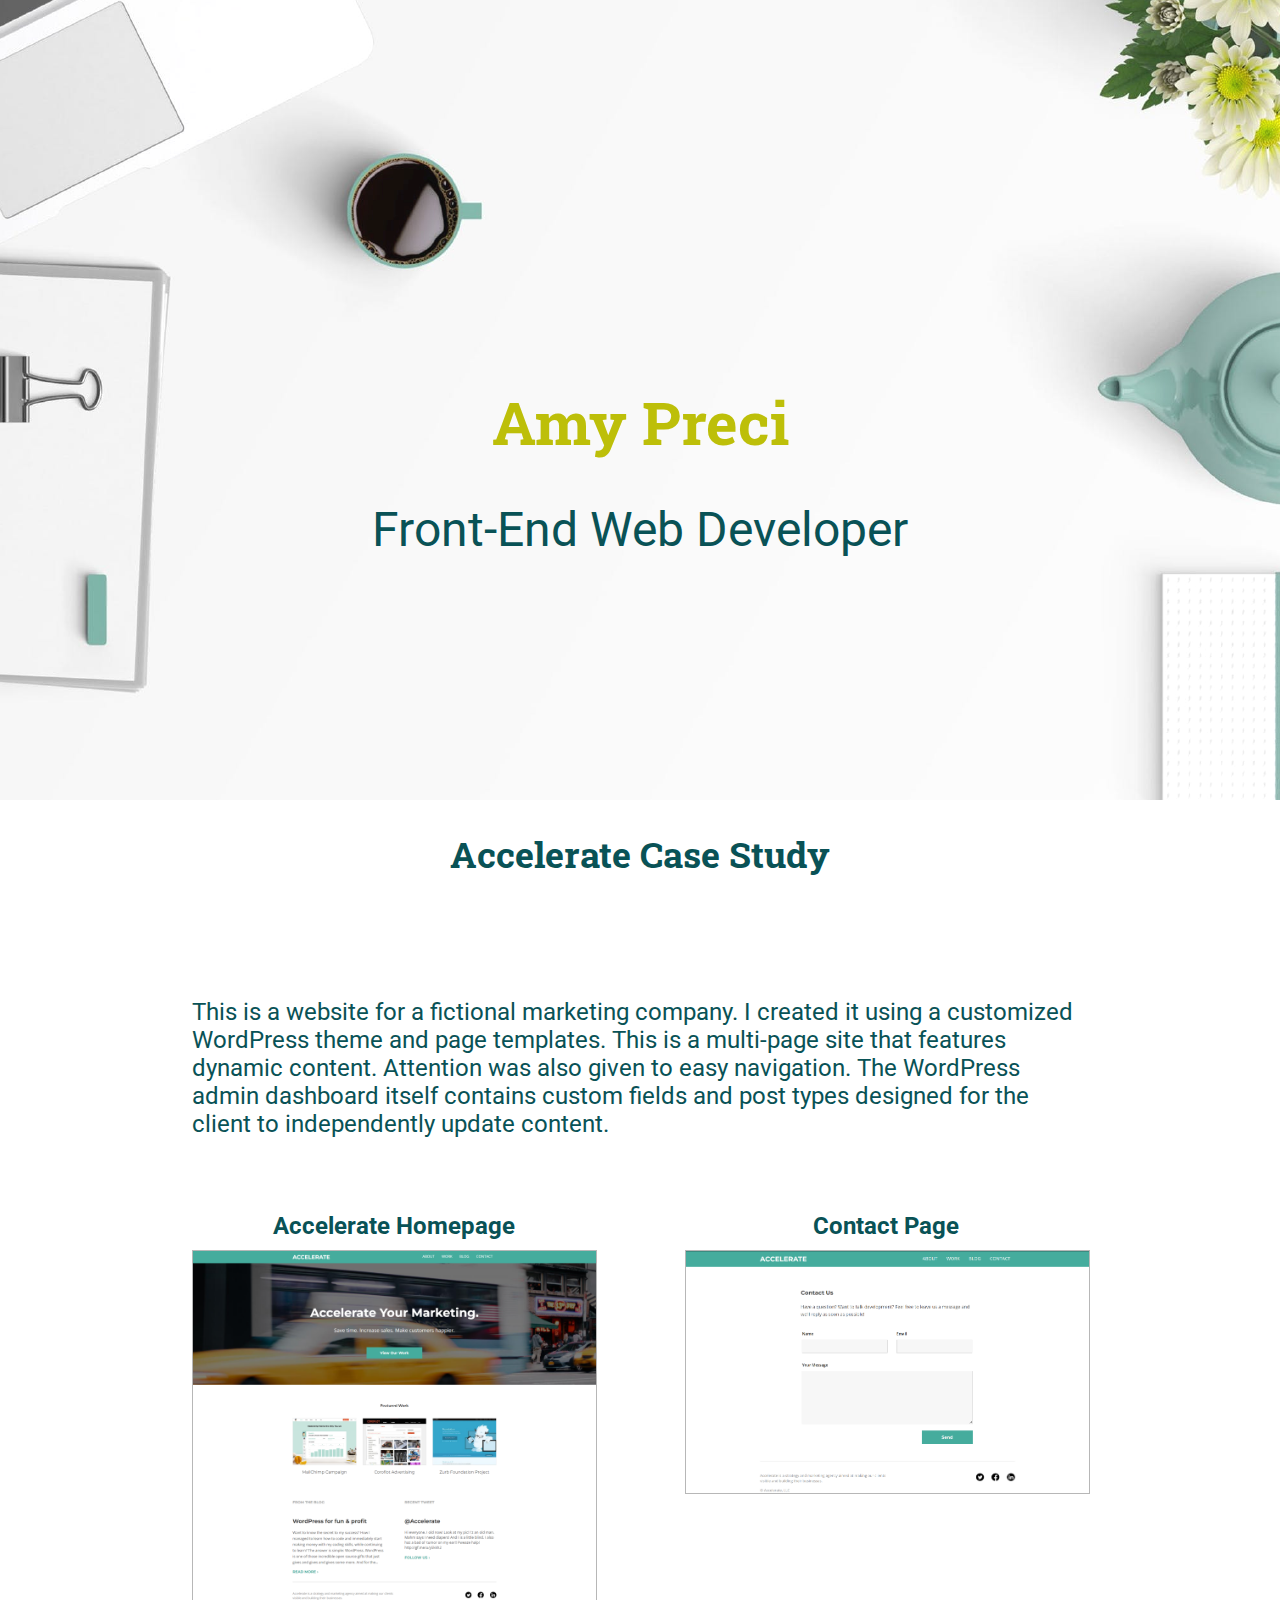
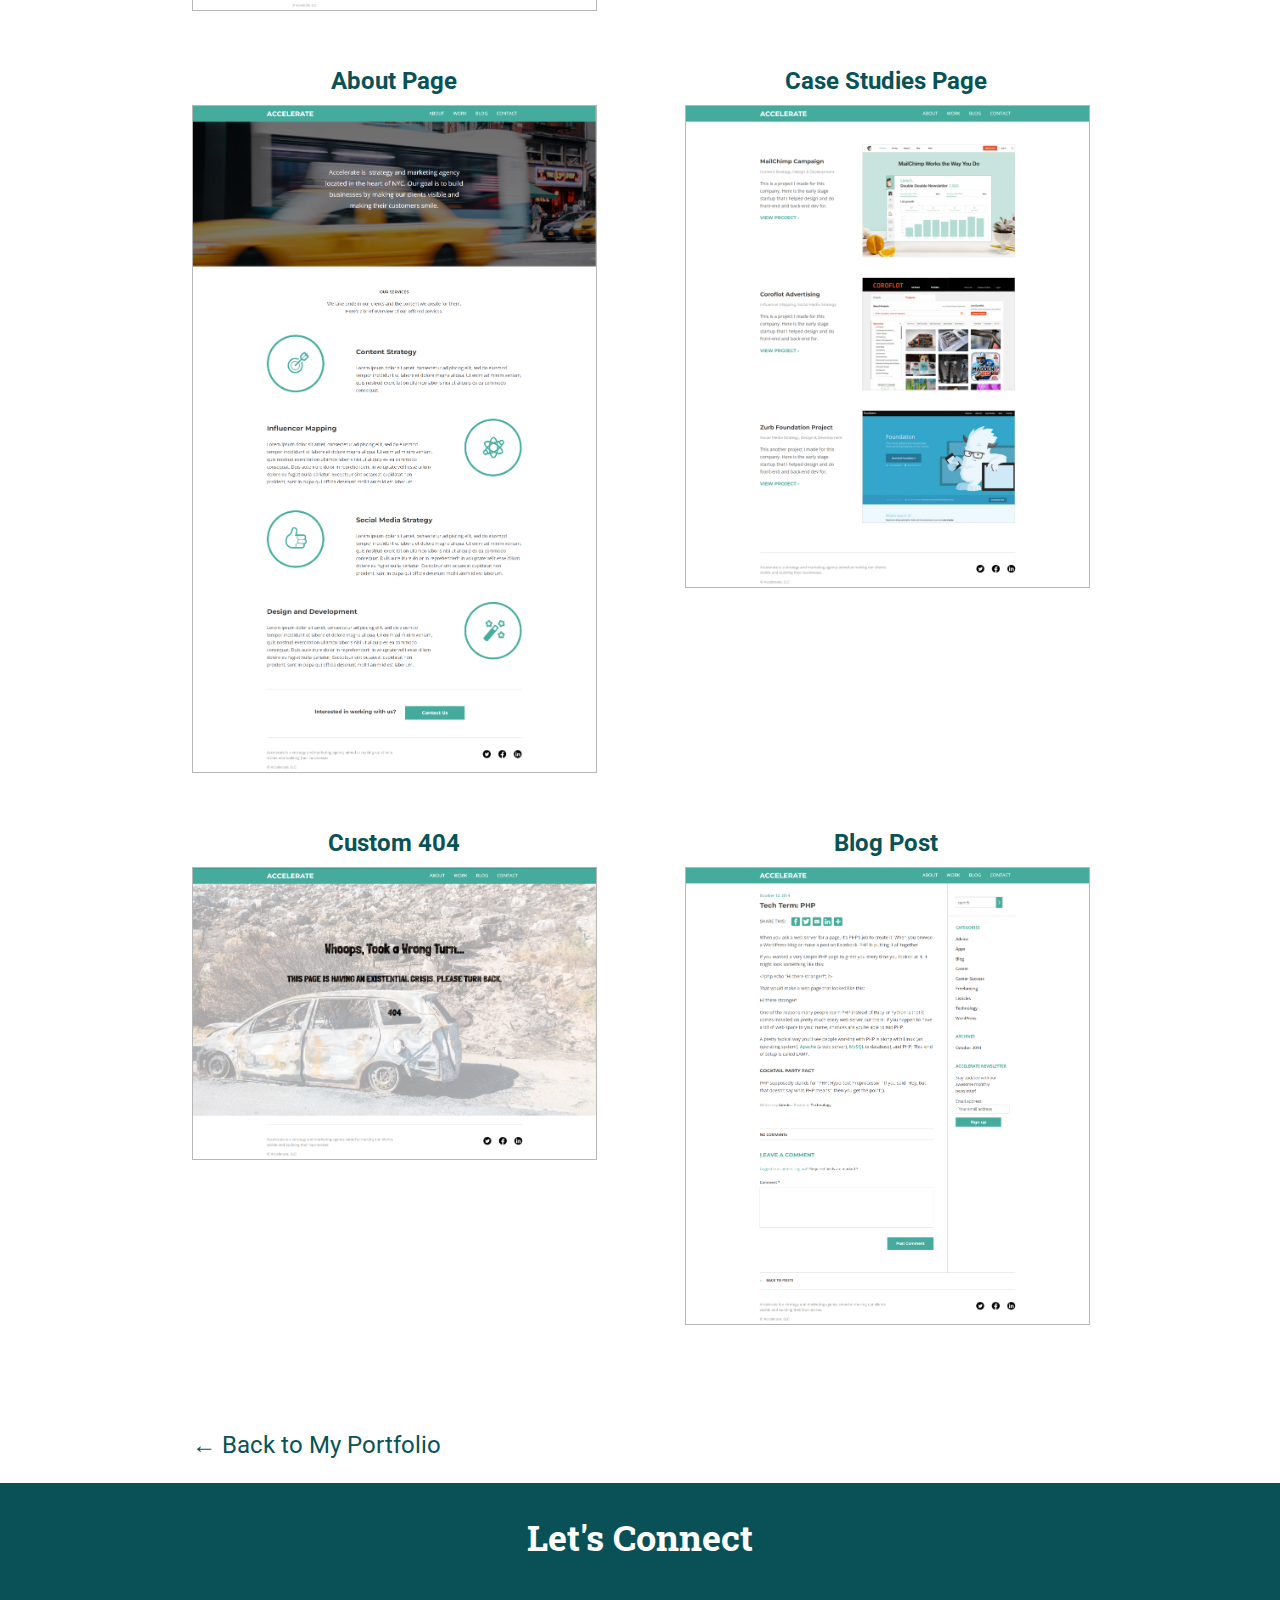
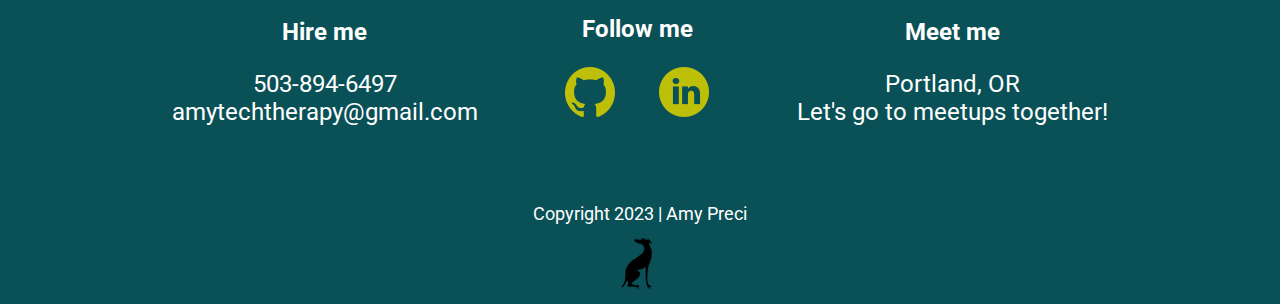
<file: accelerate-case/index.html>
<!doctype html>
<html class="no-js" lang="">

<head>
  <meta charset="utf-8">
  <title>Amy Preci | Case Study</title>
  <meta name="description" content="">
  <meta name="viewport" content="width=device-width, initial-scale=1">

  <meta property="og:title" content="">
  <meta property="og:type" content="">
  <meta property="og:url" content="">
  <meta property="og:image" content="">

  <link rel="manifest" href="site.webmanifest">
  <link rel="apple-touch-icon" href="icon.png">
  <!-- Place favicon.ico in the root directory -->

  <link rel="stylesheet" href="../css/normalize.css">
  <link rel="stylesheet" href="../css/main.css">

  <meta name="theme-color" content="#fafafa">

  <link href="https://fonts.googleapis.com/css2?family=Roboto:wght@400;700&display=swap" rel="stylesheet">
  <link href="https://fonts.googleapis.com/css2?family=Roboto+Slab:wght@700&display=swap" rel="stylesheet">
</head>

<body>

  <!-- Site Content -->
  <div class="container">
    <header>
        <section class="hero-area">
            <div class="content-wrapper">
                <div id="headline">
                    <h1>Amy Preci</h1>
                    <h2>Front-End Web Developer</h2>
                </div>
            </div>
        </section>  
    </header>

    <section class="work">
        <div class="content-wrapper" id="content-cases">
            <h2>Accelerate Case Study</h2>

            <div class="case-study-description">
                <p>This is a website for a fictional marketing company. I created it using a customized WordPress theme and page templates. This is a 
                    multi-page site that features dynamic content. Attention was also given to easy navigation.
                    The WordPress admin dashboard itself contains custom fields and post types designed for the client to independently update content.  
                </p>

            </div>

           
                <div class="case-items">
                    <div class="portfolio-image case-image">
                        <figcaption><span>Accelerate Homepage</span></figcaption>
                        <img src="../img/accelerate-homepage.png" alt="accelerate thumbnail">
                        
                    </div>

                    <div class="portfolio-image case-image">
                        <figcaption><span>Contact Page</span></figcaption>
                        <img src="../img/accelerate-contact.png" alt="accelerate thumbnail">
                        
                    </div>

                    <div class="portfolio-image case-image">
                        <figcaption><span>About Page</span></figcaption>
                        <img src="../img/accelerate-about.png" alt="accelerate thumbnail">
                        
                    </div>

                    <div class="portfolio-image case-image">
                        <figcaption><span>Case Studies Page</span></figcaption>
                        <img src="../img/accelerate-case-studies.png" alt="accelerate thumbnail">
                        
                    </div>

                    <div class="portfolio-image case-image">
                        <figcaption><span>Custom 404</span></figcaption>
                        <img src="../img/accelerate-not-found.png" alt="accelerate thumbnail">
                        
                    </div>

                    <div class="portfolio-image case-image">
                        <figcaption><span>Blog Post</span></figcaption>
                        <img src="../img/accelerate-blog-post.png" alt="accelerate thumbnail">
                        
                    </div>
                </div>
                <p><a href="../index.html">&leftarrow; Back to My Portfolio</a></p>
        </div>
    </section>
        
          

    <section class="contact">
        <div class="content-wrapper">
            <h2>Let's Connect</h2>

            <div class= "contact-content">
            
                <div class="contact-info">
                    <h3>Hire me</h3>
                    <p>503-894-6497<br>
                    amytechtherapy@gmail.com</p>
                </div>

                <div class="social-media">
                    <h3>Follow me</h3>
                       <div class="social-icons">
                            <p><a href="https://github.com/Amy-Pr" target="_blank"><img src="../img/github.png" alt="github"></a></p>
                            <p><a href="https://www.linkedin.com/in/amy-preci-developer" target="_blank"><img src="../img/linkedin.png" alt=linkedin></a></p>
                        </div> 
                </div>

                <div class="meet-me">
                    <h3>Meet me</h3>
                    <p>Portland, OR <br>
                    Let's go to meetups together!</p>
                </div>

            </div>
        </div>
    
        <div class="copyright">
            <p class="copyright">Copyright 2023 | Amy Preci</p>
         <div class= "icon">
            <img src="../img/greyhound_icon_one_hundred.png" alt="greyhound icon">
         </div>
        </div>
    </section>
</div>



</body>

</html>
</file>
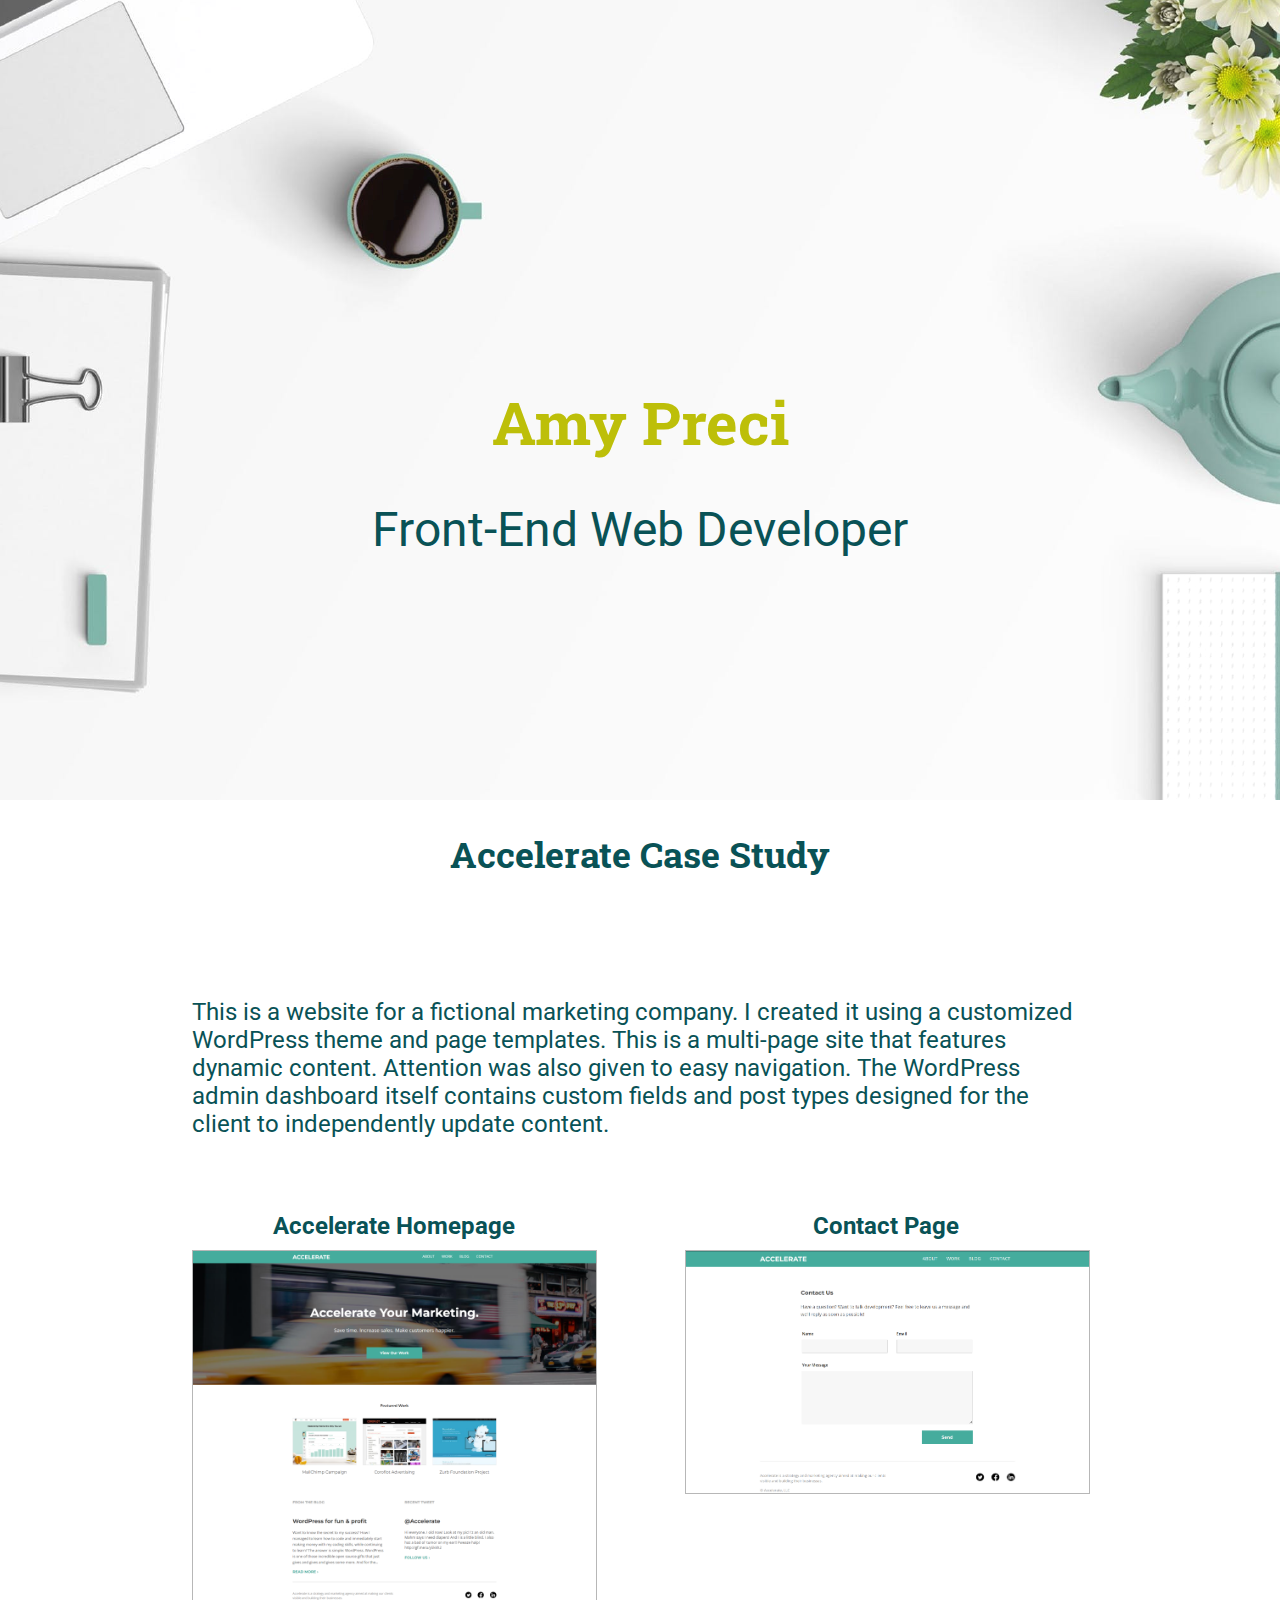
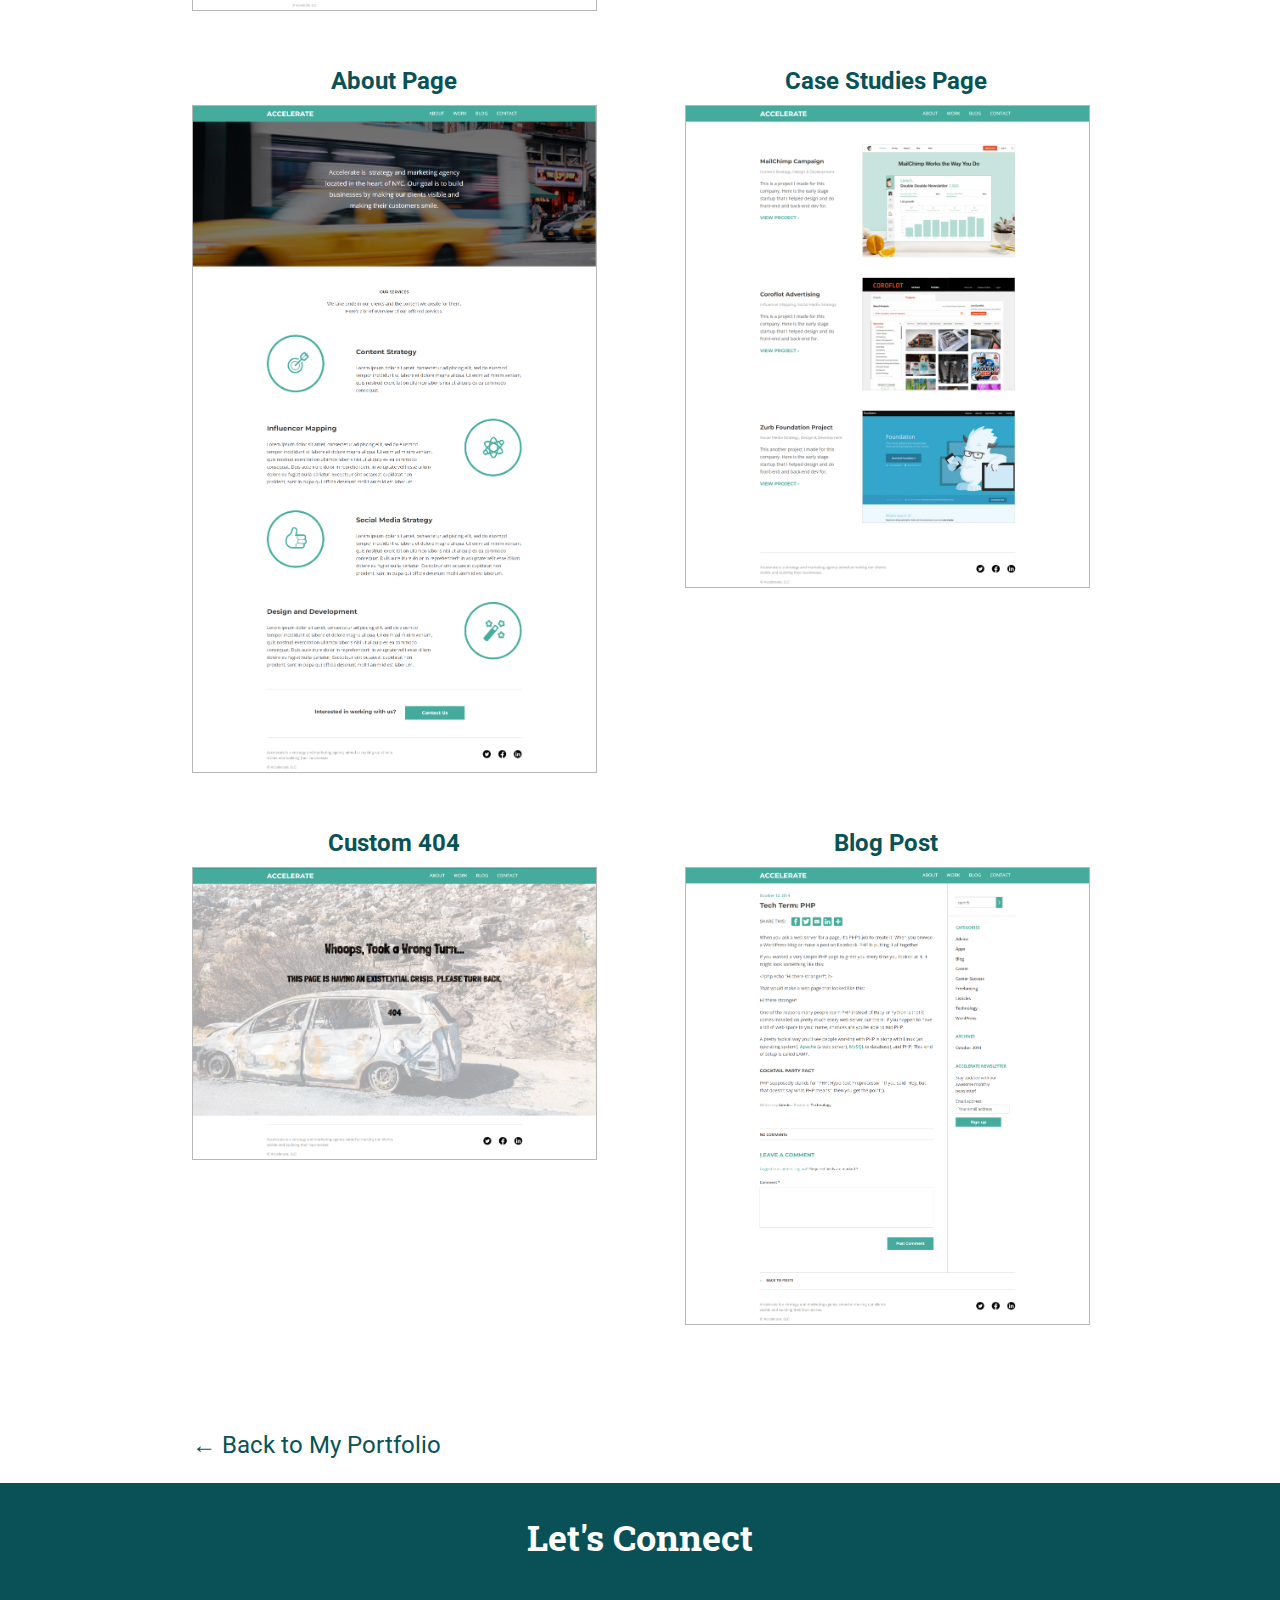
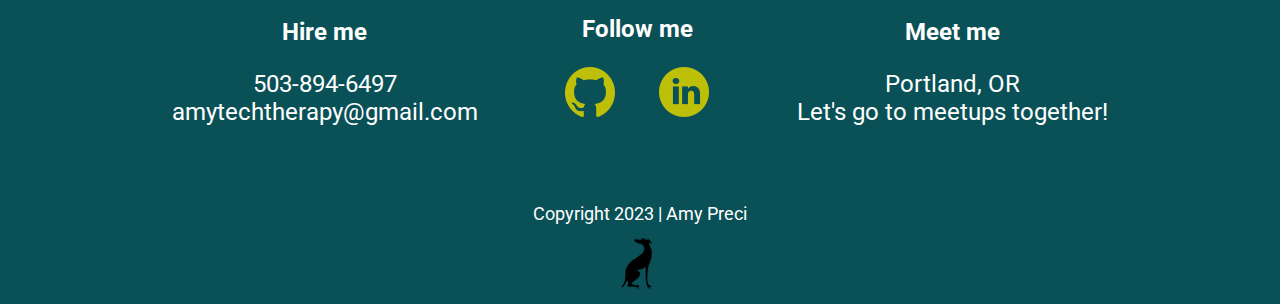
<file: accelerate-page.html>
<!doctype html>
<html class="no-js" lang="">

<head>
  <meta charset="utf-8">
  <title>Amy Preci | Case Study</title>
  <meta name="description" content="">
  <meta name="viewport" content="width=device-width, initial-scale=1">

  <meta property="og:title" content="">
  <meta property="og:type" content="">
  <meta property="og:url" content="">
  <meta property="og:image" content="">

  <link rel="manifest" href="site.webmanifest">
  <link rel="apple-touch-icon" href="icon.png">
  <!-- Place favicon.ico in the root directory -->

  <link rel="stylesheet" href="css/normalize.css">
  <link rel="stylesheet" href="css/main.css">

  <meta name="theme-color" content="#fafafa">

  <link href="https://fonts.googleapis.com/css2?family=Roboto:wght@400;700&display=swap" rel="stylesheet">
  <link href="https://fonts.googleapis.com/css2?family=Roboto+Slab:wght@700&display=swap" rel="stylesheet">
</head>

<body>

  <!-- Site Content -->
  <div class="container">
    <header>
        <section class="hero-area">
            <div class="content-wrapper">
                <div id="headline">
                    <h1>Amy Preci</h1>
                    <h2>Front-End Web Developer</h2>
                </div>
            </div>
        </section>  
    </header>

    <section class="work">
        <div class="content-wrapper" id="content-cases">
            <h2>Accelerate Case Study</h2>

            <div class="case-study-description">
                <p>This is a website for a fictional marketing company. I created it using a customized WordPress theme and page templates. This is a 
                    multi-page site that features dynamic content. Attention was also given to easy navigation.
                    The WordPress admin dashboard itself contains custom fields and post types designed for the client to independently update content.  
                </p>

            </div>

           
                <div class="case-items">
                    <div class="portfolio-image case-image">
                        <figcaption><span>Accelerate Homepage</span></figcaption>
                        <img src="img/accelerate-homepage.png" alt="accelerate thumbnail">
                        
                    </div>

                    <div class="portfolio-image case-image">
                        <figcaption><span>Contact Page</span></figcaption>
                        <img src="img/accelerate-contact.png" alt="accelerate thumbnail">
                        
                    </div>

                    <div class="portfolio-image case-image">
                        <figcaption><span>About Page</span></figcaption>
                        <img src="img/accelerate-about.png" alt="accelerate thumbnail">
                        
                    </div>

                    <div class="portfolio-image case-image">
                        <figcaption><span>Case Studies Page</span></figcaption>
                        <img src="img/accelerate-case-studies.png" alt="accelerate thumbnail">
                        
                    </div>

                    <div class="portfolio-image case-image">
                        <figcaption><span>Custom 404</span></figcaption>
                        <img src="img/accelerate-not-found.png" alt="accelerate thumbnail">
                        
                    </div>

                    <div class="portfolio-image case-image">
                        <figcaption><span>Blog Post</span></figcaption>
                        <img src="img/accelerate-blog-post.png" alt="accelerate thumbnail">
                        
                    </div>
                </div>
                <p><a href="index.html">&leftarrow; Back to My Portfolio</a></p>
        </div>
    </section>
        
          

    <section class="contact">
        <div class="content-wrapper">
            <h2>Let's Connect</h2>

            <div class= "contact-content">
            
                <div class="contact-info">
                    <h3>Hire me</h3>
                    <p>503-894-6497<br>
                    amytechtherapy@gmail.com</p>
                </div>

                <div class="social-media">
                    <h3>Follow me</h3>
                       <div class="social-icons">
                            <p><a href="https://github.com/Amy-Pr" target="_blank"><img src="img/github.png" alt="github"></a></p>
                            <p><a href="https://www.linkedin.com/in/amy-preci-developer" target="_blank"><img src="img/linkedin.png" alt=linkedin></a></p>
                        </div> 
                </div>

                <div class="meet-me">
                    <h3>Meet me</h3>
                    <p>Portland, OR <br>
                    Let's go to meetups together!</p>
                </div>

            </div>
        </div>
    
        <div class="copyright">
            <p class="copyright">Copyright 2023 | Amy Preci</p>
         <div class= "icon">
            <img src="img/greyhound_icon_one_hundred.png" alt="greyhound icon">
         </div>
        </div>
    </section>
</div>



<!---Stuff from boilerplate-->

</body>

</html>
</file>
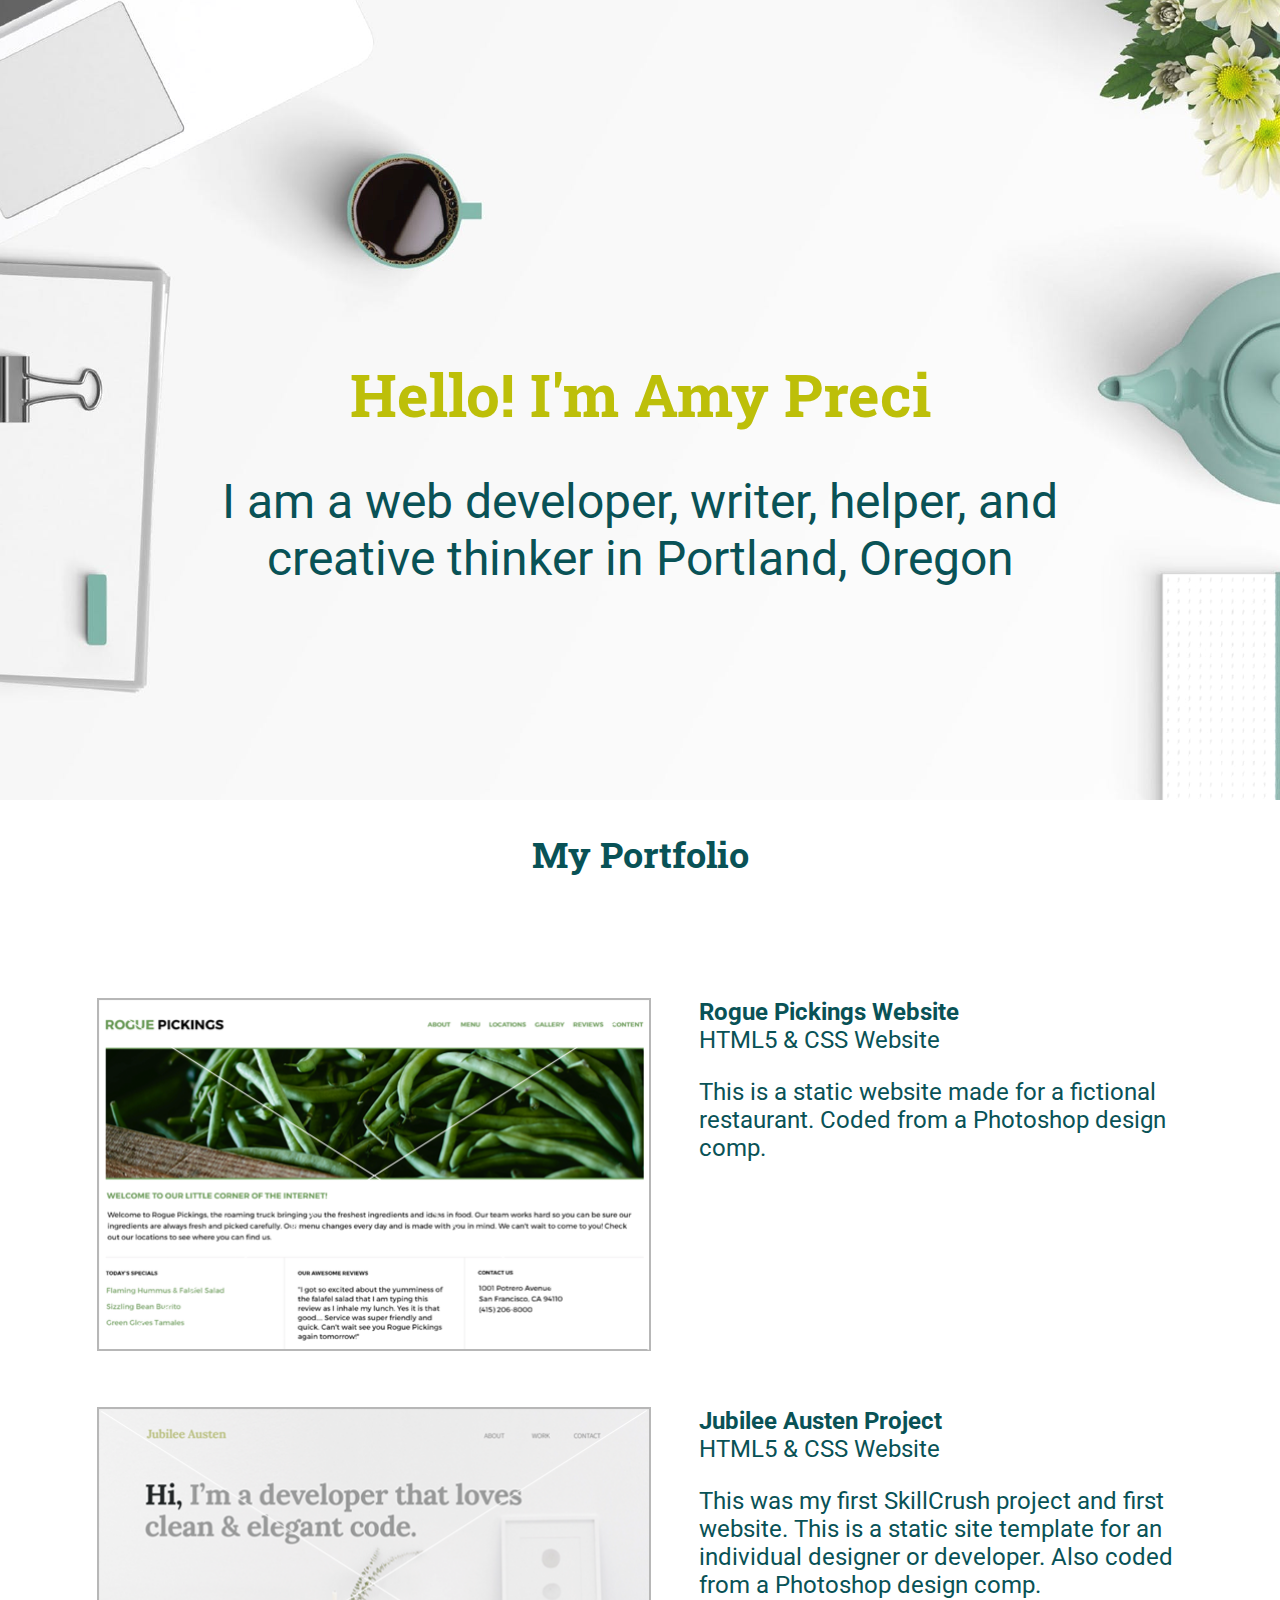
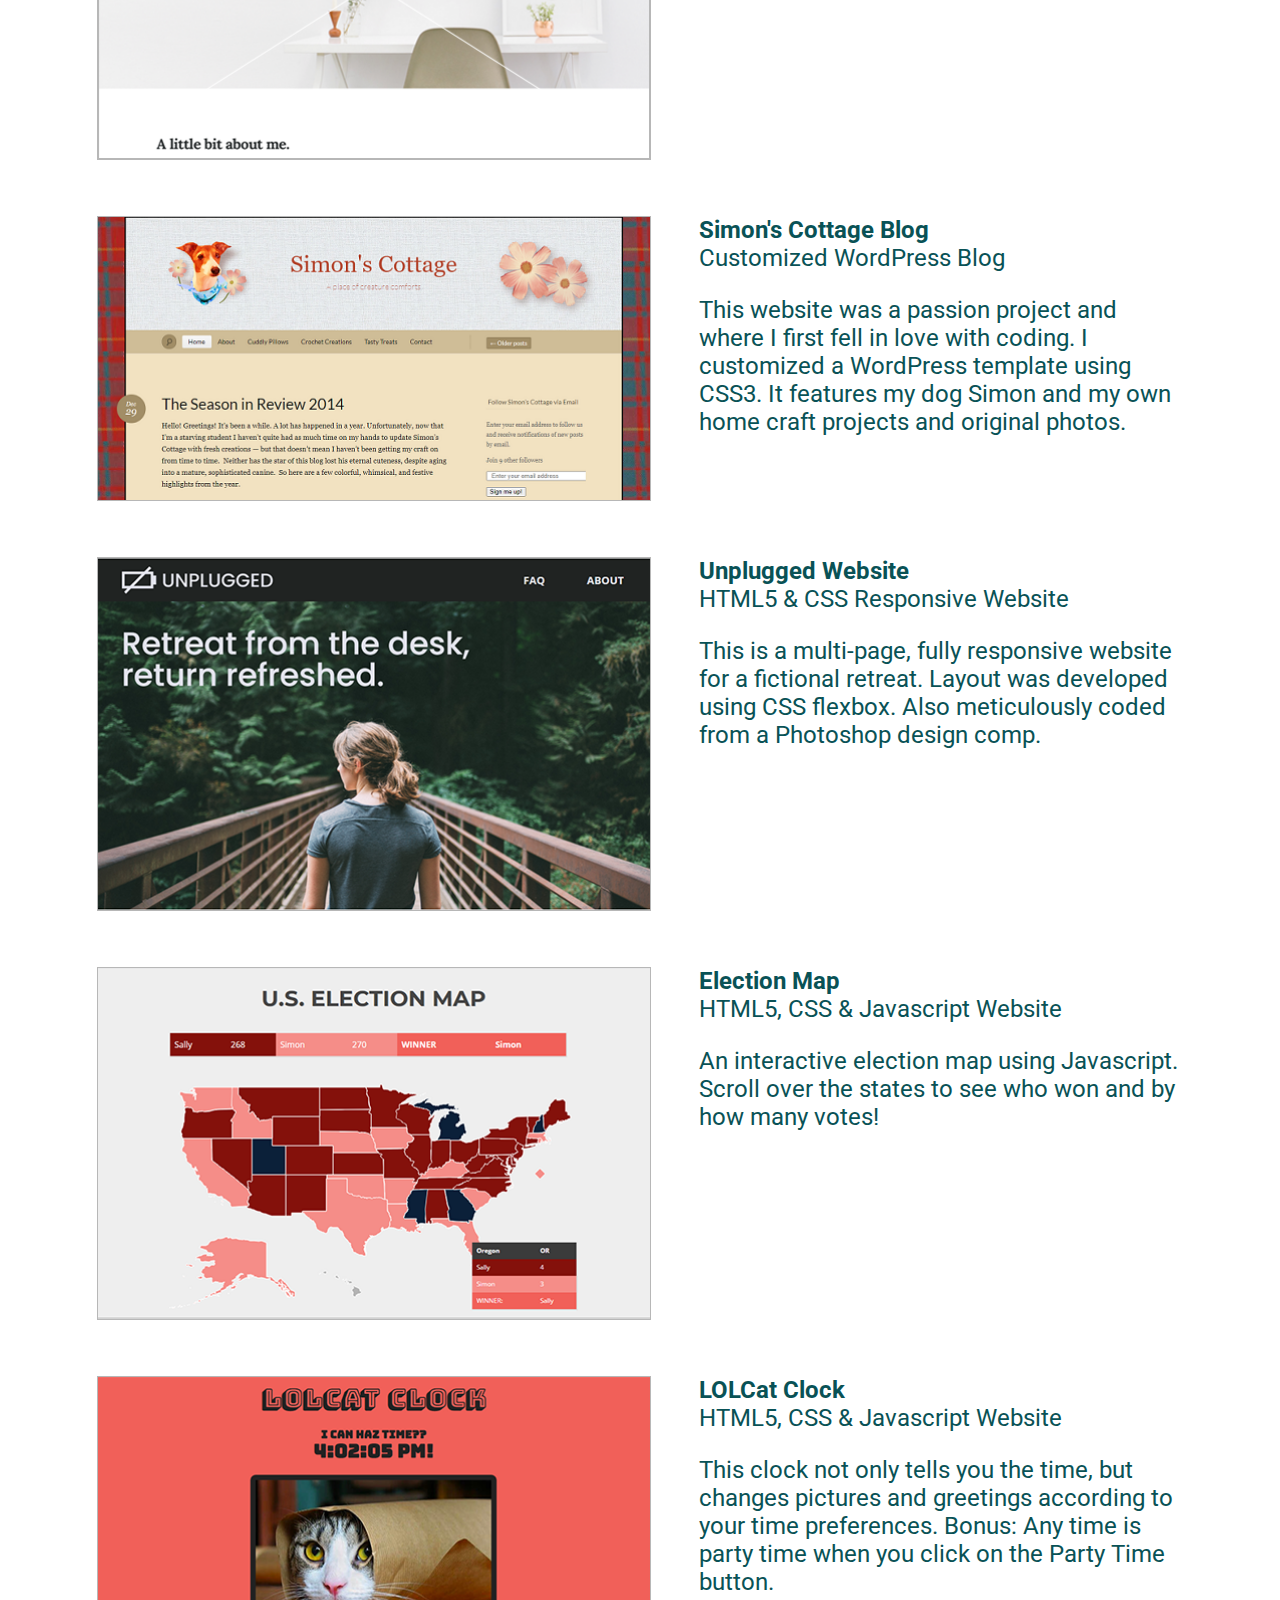
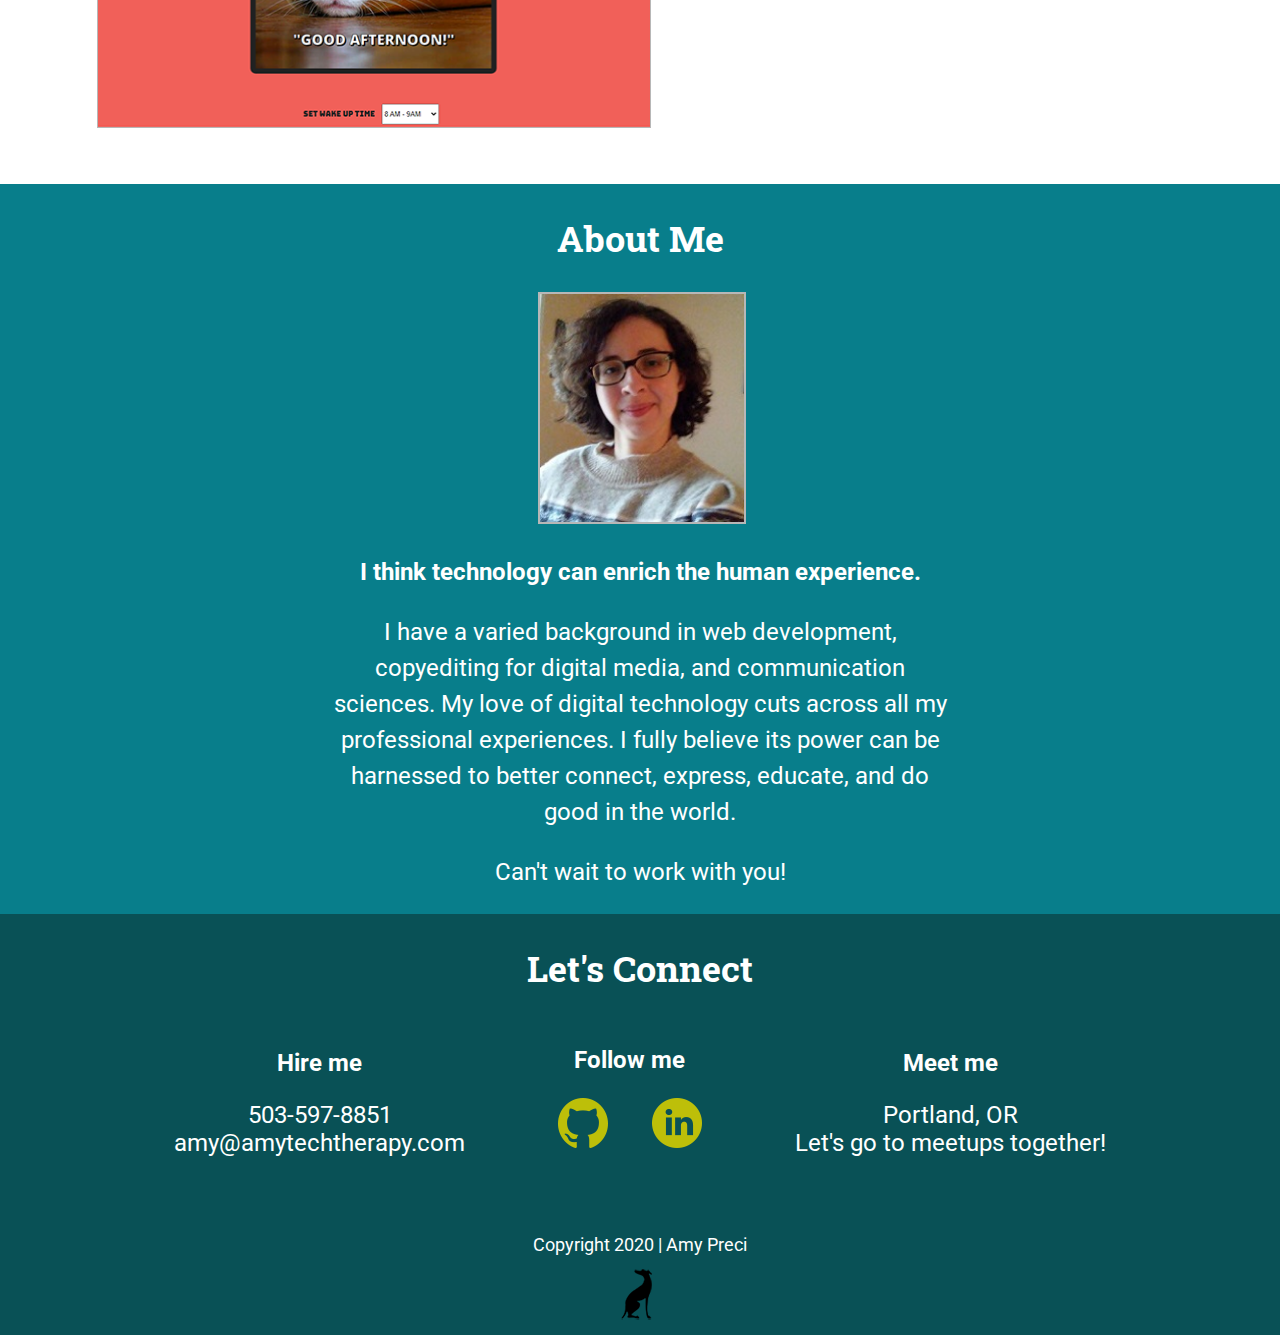
<file: index-old.html>
<!doctype html>
<html lang="en">
    <head>
        <meta charset="utf-8">
        <title>Amy Preci | Responsive Portfolio</title>
        <link rel="stylesheet" href="css/normalize.css">
        <link rel="stylesheet" href="css/main.css">
        <link href="https://fonts.googleapis.com/css2?family=Roboto:wght@400;700&display=swap" rel="stylesheet">
        <link href="https://fonts.googleapis.com/css2?family=Roboto+Slab:wght@700&display=swap" rel="stylesheet">
    </head>
    <body>
        <div class="container">
            <header>
                <section class="hero-area">
                    <div class="content-wrapper">
                        <h1>Hello! I'm Amy Preci</h1>
                        <h2>I am a web developer, writer, helper, and creative thinker in Portland, Oregon</h2>
                    </div>
                </section>  
            </header>

            <section class="work">
                <div class="content-wrapper">
                    <h2>My Portfolio</h2>
                
                    <div class="portfolio-item">
                        <div class="portfolio-image">
                            <a href="https://github.com/Amy-Pr/rogue-pickings" target="_blank"><img src="img/rogue-pickings-thumbnail.png" alt="rogue pickings thumbnail"></a>
                        </div>
    
                        <div class="portfolio-description">
                            <p><a href="https://github.com/Amy-Pr/rogue-pickings" target="_blank"><span>Rogue Pickings Website</span></a><br>
                            HTML5 &amp; CSS Website</p>
                            <p>This is a static website made for a fictional restaurant. 
                            Coded from a Photoshop design comp.</p>
                        </div>
                    </div>
            
                    <div class="portfolio-item">
                        <div class="portfolio-image">
                            <a href="https://github.com/Amy-Pr/my-first-project" target="_blank"><img src="img/jubilee-thumbnail.png" alt="jubilee austen website"></a>
                       </div>
                
                        <div class="portfolio-description">
                            <p><a href="https://github.com/Amy-Pr/my-first-project" target="_blank"><span>Jubilee Austen Project</span></a><br>
                            HTML5 &amp; CSS Website</p>
                            <p>This was my first SkillCrush project and first website. This is a static site template for 
                            an individual designer or developer. Also coded from a Photoshop design comp.</p>
                        </div>
                    </div>

                    <div class="portfolio-item">
                        <div class="portfolio-image">
                            <a href="https://simonscottage.wordpress.com/about" target="_blank"><img src="img/simons-cottage.png" alt="simon's cotttage blog"></a>
                        </div>
        
                        <div class="portfolio-description">
                            <p><a href="https://simonscottage.wordpress.com/about" target="_blank"><span>Simon's Cottage Blog</span></a><br>
                            Customized WordPress Blog</p>
                            <p>This website was a passion project and where I first fell in love with coding. I customized a 
                            WordPress template using CSS3. It features my dog Simon and my own home craft projects and 
                            original photos.</p>
                        </div>
                    </div>

                    <div class="portfolio-item">
                        <div class="portfolio-image">
                            <a href="https://github.com/Amy-Pr/unplugged-project" target="_blank"><img src="img/unplugged-thumbnail.png" alt="jubilee austen website"></a>
                       </div>
                
                        <div class="portfolio-description">
                            <p><a href="https://github.com/Amy-Pr/unplugged-project" target="_blank"><span>Unplugged Website</span></a><br>
                            HTML5 &amp; CSS Responsive Website </p>
                            <p>This is a multi-page, fully responsive website for a fictional retreat. Layout was developed using CSS flexbox. Also meticulously coded from a Photoshop design comp.</p>
                        </div>
                    </div>

                    <div class="portfolio-item">
                        <div class="portfolio-image">
                            <a href="https://github.com/Amy-Pr/Election-Map" target="_blank"><img src="img/election-map-thumbnail.png" alt="jubilee austen website"></a>
                       </div>
                
                        <div class="portfolio-description">
                            <p><a href="https://github.com/Amy-Pr/Election-Map" target="_blank"><span>Election Map</span></a><br>
                                HTML5, CSS &amp; Javascript Website </p>
                            <p>An interactive election map using Javascript. Scroll over the states to see who won and by how many votes!</p>
                        </div>
                    </div>

                    <div class="portfolio-item">
                        <div class="portfolio-image">
                            <a href="https://github.com/Amy-Pr/Lol-Cat-Clock" target="_blank"><img src="img/lolcat-clock-thumbnail.png" alt="jubilee austen website"></a>
                       </div>
                
                        <div class="portfolio-description">
                            <p><a href="https://github.com/Amy-Pr/Lol-Cat-Clock" target="_blank"><span>LOLCat Clock</span></a><br>
                            HTML5, CSS &amp; Javascript Website</p>
                            <p>This clock not only tells you the time, but changes pictures and greetings according to your time preferences. 
                                Bonus: Any time is party time when you click on the Party Time button.</p>
                        </div>
                    </div>
                </div>
            </section>

            <section class="about">
                <div class="content-wrapper">
                    <h2>About Me</h2>
                    
                    <div class="self-portrait">
                        <img src="img/me_croppedd_200.jpg" alt="Amy">
                    </div>
                
                    <div class="bio">
                        <p><span>I think technology can enrich the human experience.</span><p>
                        <p> I have a varied background in web development, copyediting for digital media, and communication sciences. 
                        My love of digital technology cuts across all my professional experiences. I fully believe its power can 
                        be harnessed to better connect, express, educate, and do good in the world.</p>
                        <p> Can't wait to work with you!</p>
                    </div>
                </div>
            </section>

        
            <section class="contact">
                <div class="content-wrapper">
                    <h2>Let's Connect</h2>

                    <div class= "contact-content">
                    
                        <div class="contact-info">
                            <h3>Hire me</h3>
                            <p>503-597-8851<br>
                            amy@amytechtherapy.com</p>
                        </div>

                        <div class="social-media">
                            <h3>Follow me</h3>
                               <div class="social-icons">
                                    <p><a href="https://github.com/Amy-Pr" target="_blank"><img src="img/github.png" alt="github"></a></p>
                                    <p><a href=""><img src="img/linkedin.png" alt=linkedin></a></p>
                                </div> 
                        </div>

                        <div class="meet-me">
                            <h3>Meet me</h3>
                            <p>Portland, OR <br>
                            Let's go to meetups together!</p>
                        </div>

                    </div>
                </div>
            
                <div class="copyright">
                    <p class="copyright">Copyright 2020 | Amy Preci</p>
                 <div class= "icon">
                    <img src="img/greyhound_icon_one_hundred.png" alt="greyhound icon">
                 </div>
                </div>
            </section>
        </div>
    </body>
</html>
</file>
<file: css/main.css>
/***** BASE STYLES *****/

    .container {
        width: 100%;
    }
    
    html {
        font-size: 16px; 
    }

    body {
        font-family: "Roboto", sans-serif;
        color: #095256;
        font-size: 1.2em;
        width: 100%;
        display: flex;
        justify-content: center;
        align-items: center;
    }

    .content-wrapper {
        width: 90%;
    }

    img {
        width: 100%;
        height: auto;
    }


/******HEADER*****/
    header {
        display: flex;
        justify-content: center;
        align-items: center;
        
    }
    
    .hero-area {
        min-height: 800px;
        background: url("../img/hero-image.png") right top no-repeat;
        background-size: cover;
        display: flex;
        justify-content: center;
        align-items: center;
        width: 100%;
    }

    header h1 {
        
        font-family: 'Roboto Slab', serif;
        font-size: 3rem;
        text-align: center;
        color: #bdbf09;
    }

    header h2 {
        margin-top: 0;
        text-align: center;
        font-size: 2.2rem;
        font-weight: 400;
        width: 80%;
    }

    .hero-area .content-wrapper {
        display: flex; 
        justify-content: center;
        align-items: center;
        flex-flow: row wrap;
        background: rgba(242, 242, 242, 0.8);
        border-radius: 10px;
    }

    /*** CASE STUDY PAGE ***/
    #headline {
        display: flex;
        flex-flow: column;
        align-items: center;
        width: 100%;
    }


    .case-study-description {
        margin-bottom: 50px;
    }



    .case-items {
        display: flex;
        justify-content: space-between;
        flex-flow: row wrap;
        margin-bottom: 50px;
    }

    .case-image {
        margin-bottom: 50px;
    }

    figcaption {
        text-align: center;
        margin-bottom: 10px;
    }

    

/*** WORK ***/
    .work {
        display: flex;
        justify-content: center;
    }

    .work .content-wrapper {
        display: flex;
        max-width: 554px;
        flex-direction: column;
        justify-content: center; 
    }

    .portfolio-item {
        display: flex;
        flex-direction: column;
        margin-bottom: 50px;
    }

    .portfolio-description {
        margin-top: 50px;
    }

    .work h2 { 
    font-family: 'Roboto Slab', serif;
    font-size: 1.75rem;
    text-align: center; 
    padding-bottom: 90px; 
    }

    span {
        font-weight: 700;
    }

    .work p {
        margin-top: 0;
    }

    .work img {
        border: 1px solid #b7b7b7;
    }

    .work a {
        text-decoration: none;
        color: #095256;
    }

    .work a:visited {
        color: #095256;
    }

    .work a:hover {
        color: #bdbf09;
    
    }


/***ABOUT***/


.about {
    display: flex; 
    justify-content: center;
    align-items: center; 
    background-color: #087e8b; 
    color: white;
    text-align: center;
}

.about .content-wrapper {
    display: flex;
    justify-content: center;
    align-items: center;
    flex-direction: column;
}

.about h2 {
    font-family: 'Roboto Slab', serif;
    font-size: 1.75rem;
}

span {
    font-weight: 700;
}

.about img {
    border: 2px solid #b7b7b7;
}


.about p {
    line-height: 1.5;
}




/***CONTACT***/

.contact {
    display: flex; 
    justify-content: center;
    flex-direction: column;
    align-items: center;
    background-color: #095156;
    color: white;
}

.contact .content-wrapper {
    display: flex;
    width: 100%;
    justify-content: center;
    flex-direction: column;
    text-align: center;
}


.contact-content {
    min-height: 600px;
    display: flex;
    flex-direction: column;
    align-items: center;
    justify-content: space-around;

}

.contact h2 {
    font-family: 'Roboto Slab', serif;
    font-size: 1.75rem;
}

.contact h3 {
    font-family: "Roboto", sans-serif;
    font-size: 1.5rem; 

}


.social-icons {
    display: flex;
    justify-content: space-between;
}

.social-icons p {
    margin: 0;
}


.social-media {
    margin-bottom: 30px;
}


.contact img {
    font-size: 1.125rem;
}


p.copyright {
    font-size: 1.125rem;
    margin: 50px 0 0 0;
}

.copyright {
    display: flex;
    justify-content: center;
    align-items: center;
    flex-direction: column;
}


/****TABLET STYLES****/

@media (min-width: 768px) {
    .contact-content {
        flex-direction: row;
        min-height: 0px;
    } 
    
    .bio {
        width: 80%;
    }

    header h1 {
        font-size: 3.5rem;
        
    }
    
    header h2 {
        font-size: 2.8rem;
    }

    body {
        font-size: 1.5em;
    }
}


/****DESKTOP STYLES****/
@media (min-width: 1200px) {

/***Base Styles***/



header h1 {
    font-size: 3.75rem;
}

header h2 {
    font-size: 3rem;
}

.hero-area {
    background: url("../img/hero-image.png") top center no-repeat;
    background-size: cover;
}

.hero-area .content-wrapper {
    display: flex; 
    justify-content: center;
    align-items: center;
    flex-flow: row wrap;
    background: none;
    border-radius: none;
    padding-top: 140px;
}

/**ABOUT**/

.about h2 {
    font-size: 2.25rem;
}

.bio {
    width: 55%;
}

/*** WORK ***/
.work h2 {
    font-size: 2.25rem;
}

.work .content-wrapper {
    max-width: 90%;
}

.portfolio-item {
    display: flex;
    justify-content: center;
    flex-flow: row wrap;
    margin-bottom: 50px;
}

.portfolio-description {
    width: 42%;
    margin-top: 0;
    padding-left: 50px;
}

/***CONTACT***/

.contact h2 {
    font-size: 2.25rem;
}

.contact .content-wrapper {
    width: 80%;
}

.social-icons {
    width: 6em;
}

/**Case study page*/
.case-image {
    width: 45%;
}

#content-cases {
    width: 70%;
}

}
</file>
